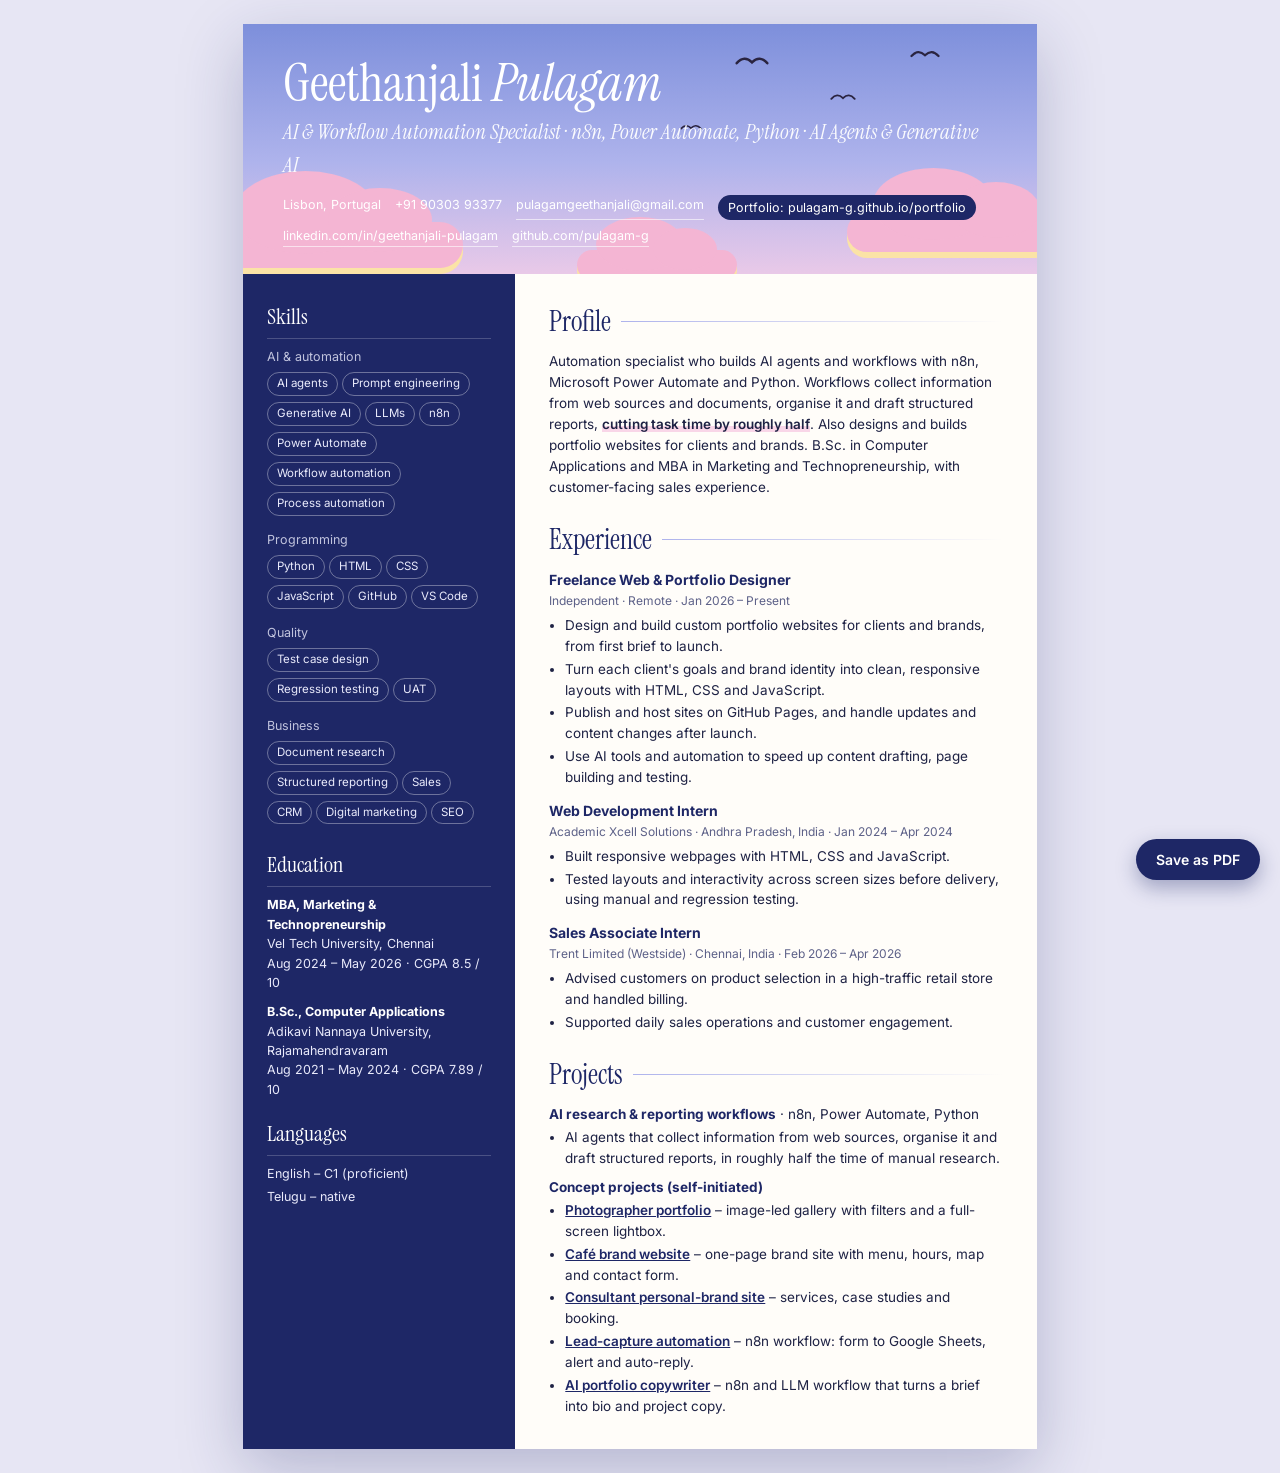
<file: cv/index.html>
<!doctype html>
<html lang="en"><head><meta charset="utf-8"><meta name="viewport" content="width=device-width,initial-scale=1">
<title>Geethanjali Pulagam – CV</title>
<link rel="stylesheet" href="https://fonts.googleapis.com/css2?family=Instrument+Serif:ital@0;1&family=Inter:wght@400;500;600&display=swap">
<style>
:root{--navy:#1E2766;--sky1:#7D8FDB;--sky2:#AEB3EC;--sky3:#E9C9E8;--pink:#F4B5D3;--cream:#FFFDF9;--ink:#1E2244;--soft:#5D6188}
*{box-sizing:border-box;margin:0;padding:0}
body{background:#E7E6F4;font:13.5px/1.55 Inter,sans-serif;color:var(--ink)}
.page{width:210mm;min-height:297mm;margin:24px auto;background:var(--cream);box-shadow:0 20px 60px rgba(30,39,102,.25);overflow:hidden;position:relative}
.sky{position:relative;height:250px;background:linear-gradient(180deg,var(--sky1) 0%,var(--sky2) 55%,var(--sky3) 100%);overflow:hidden;padding:34px 40px;color:#fff}
.sky h1{font-family:"Instrument Serif",serif;font-weight:400;font-size:52px;line-height:1;position:relative;z-index:3}
.sky h1 em{font-style:italic}
.sky .role{font-family:"Instrument Serif",serif;font-style:italic;font-size:21px;margin-top:6px;position:relative;z-index:3;opacity:.95}
.contact{position:relative;z-index:3;margin-top:14px;font-size:12.5px;display:flex;flex-wrap:wrap;gap:6px 14px}
.contact a{color:#fff;text-decoration:none;border-bottom:1px solid rgba(255,255,255,.6)}
.contact .pf{background:var(--navy);padding:3px 10px;border-radius:999px;border:0}
.cloud{position:absolute;background:var(--pink);border-radius:999px;z-index:2;animation:drift 18s ease-in-out infinite alternate}
.cloud:before,.cloud:after{content:"";position:absolute;background:var(--pink);border-radius:50%}
.cloud:before{width:55%;height:180%;left:12%;bottom:30%}
.cloud:after{width:40%;height:140%;right:12%;bottom:35%}
.cloud.c1{width:260px;height:46px;left:-40px;bottom:6px;box-shadow:0 6px 0 #FBE3A6}
.cloud.c2{width:220px;height:40px;right:-30px;bottom:22px;animation-duration:22s;box-shadow:0 6px 0 #FBE3A6}
.cloud.c3{width:160px;height:30px;left:42%;bottom:-6px;animation-duration:26s;box-shadow:0 5px 0 #FBE3A6}
@keyframes drift{to{translate:40px 0}}
.bird{position:absolute;width:34px;z-index:3;animation:fly 9s ease-in-out infinite}
.bird svg{width:100%;overflow:visible}
.bird path{fill:none;stroke:#2A2440;stroke-width:3;stroke-linecap:round;animation:flap .5s ease-in-out infinite alternate;transform-origin:50% 50%}
@keyframes flap{to{transform:scaleY(.4)}}
@keyframes fly{50%{translate:30px -14px}}
.body{display:grid;grid-template-columns:72mm 1fr;gap:0}
.side{background:var(--navy);color:#E9EAFB;padding:26px 24px 30px}
.side h3{font-family:"Instrument Serif",serif;font-weight:400;font-size:22px;color:#fff;margin:18px 0 8px;border-bottom:1px solid rgba(255,255,255,.2);padding-bottom:4px}
.side h3:first-child{margin-top:0}
.side p,.side li{font-size:12.5px}
.side ul{list-style:none}
.side li{margin:3px 0}
.tag{display:inline-block;border:1px solid rgba(255,255,255,.35);border-radius:999px;padding:2px 9px;margin:0 4px 6px 0;font-size:11.5px}
.main{padding:26px 34px 30px}
.main h2{font-family:"Instrument Serif",serif;font-weight:400;font-size:28px;color:var(--navy);margin:20px 0 8px;display:flex;align-items:center;gap:10px}
.main h2:first-child{margin-top:0}
.main h2:after{content:"";flex:1;height:1px;background:linear-gradient(90deg,var(--sky2),transparent)}
.job{margin-bottom:12px}
.job b{font-size:14px;color:var(--navy)}
.job .meta{color:var(--soft);font-size:12px;margin:1px 0 4px}
.job ul,.proj ul{padding-left:16px}
.job li,.proj li{margin:2px 0}
.proj li a{color:var(--navy);font-weight:600}
.hl{background:linear-gradient(transparent 60%,#F9D6E8 0);font-weight:600}
.print{position:fixed;right:20px;bottom:20px;background:var(--navy);color:#fff;border:0;padding:12px 20px;border-radius:999px;font:600 14px Inter,sans-serif;cursor:pointer;box-shadow:0 8px 20px rgba(30,39,102,.35)}
@media print{body{background:none}.page{margin:0;box-shadow:none}.print{display:none}*{animation:none!important}@page{size:A4;margin:0}body{-webkit-print-color-adjust:exact;print-color-adjust:exact}}
@media(max-width:820px){.page{width:100%;margin:0}.body{grid-template-columns:1fr}}
</style></head><body>
<button class="print" onclick="window.print()">Save as PDF</button>
<div class="page">
  <header class="sky">
    <div class="bird" style="left:62%;top:28px"><svg viewBox="0 0 40 16"><path d="M2 12 Q11 2 20 11 Q29 2 38 12"/></svg></div>
    <div class="bird" style="left:74%;top:62px;width:26px;animation-delay:-3s"><svg viewBox="0 0 40 16"><path d="M2 12 Q11 2 20 11 Q29 2 38 12"/></svg></div>
    <div class="bird" style="left:84%;top:20px;width:30px;animation-delay:-5s"><svg viewBox="0 0 40 16"><path d="M2 12 Q11 2 20 11 Q29 2 38 12"/></svg></div>
    <div class="bird" style="left:55%;top:92px;width:22px;animation-delay:-1.5s"><svg viewBox="0 0 40 16"><path d="M2 12 Q11 2 20 11 Q29 2 38 12"/></svg></div>
    <h1>Geethanjali <em>Pulagam</em></h1>
    <div class="role">AI &amp; Workflow Automation Specialist · n8n, Power Automate, Python · AI Agents &amp; Generative AI</div>
    <div class="contact">
      <span>Lisbon, Portugal</span><span>+91 90303 93377</span>
      <a href="mailto:pulagamgeethanjali@gmail.com">pulagamgeethanjali@gmail.com</a>
      <a class="pf" href="https://pulagam-g.github.io/portfolio/">Portfolio: pulagam-g.github.io/portfolio</a>
      <a href="https://www.linkedin.com/in/geethanjali-pulagam">linkedin.com/in/geethanjali-pulagam</a>
      <a href="https://github.com/pulagam-g">github.com/pulagam-g</a>
    </div>
    <div class="cloud c1"></div><div class="cloud c2"></div><div class="cloud c3"></div>
  </header>
  <div class="body">
    <aside class="side">
      <h3>Skills</h3>
      <p style="margin-bottom:6px;opacity:.8">AI &amp; automation</p>
      <span class="tag">AI agents</span><span class="tag">Prompt engineering</span><span class="tag">Generative AI</span><span class="tag">LLMs</span><span class="tag">n8n</span><span class="tag">Power Automate</span><span class="tag">Workflow automation</span><span class="tag">Process automation</span>
      <p style="margin:8px 0 6px;opacity:.8">Programming</p>
      <span class="tag">Python</span><span class="tag">HTML</span><span class="tag">CSS</span><span class="tag">JavaScript</span><span class="tag">GitHub</span><span class="tag">VS Code</span>
      <p style="margin:8px 0 6px;opacity:.8">Quality</p>
      <span class="tag">Test case design</span><span class="tag">Regression testing</span><span class="tag">UAT</span>
      <p style="margin:8px 0 6px;opacity:.8">Business</p>
      <span class="tag">Document research</span><span class="tag">Structured reporting</span><span class="tag">Sales</span><span class="tag">CRM</span><span class="tag">Digital marketing</span><span class="tag">SEO</span>
      <h3>Education</h3>
      <p><b style="color:#fff">MBA, Marketing &amp; Technopreneurship</b><br>Vel Tech University, Chennai<br>Aug 2024 – May 2026 · CGPA 8.5 / 10</p>
      <p style="margin-top:10px"><b style="color:#fff">B.Sc., Computer Applications</b><br>Adikavi Nannaya University, Rajamahendravaram<br>Aug 2021 – May 2024 · CGPA 7.89 / 10</p>
      <h3>Languages</h3>
      <ul><li>English – C1 (proficient)</li><li>Telugu – native</li></ul>
    </aside>
    <main class="main">
      <h2>Profile</h2>
      <p>Automation specialist who builds AI agents and workflows with n8n, Microsoft Power Automate and Python. Workflows collect information from web sources and documents, organise it and draft structured reports, <span class="hl">cutting task time by roughly half</span>. Also designs and builds portfolio websites for clients and brands. B.Sc. in Computer Applications and MBA in Marketing and Technopreneurship, with customer-facing sales experience.</p>
      <h2>Experience</h2>
      <div class="job"><b>Freelance Web &amp; Portfolio Designer</b><div class="meta">Independent · Remote · Jan 2026 – Present</div>
        <ul><li>Design and build custom portfolio websites for clients and brands, from first brief to launch.</li><li>Turn each client's goals and brand identity into clean, responsive layouts with HTML, CSS and JavaScript.</li><li>Publish and host sites on GitHub Pages, and handle updates and content changes after launch.</li><li>Use AI tools and automation to speed up content drafting, page building and testing.</li></ul></div>
      <div class="job"><b>Web Development Intern</b><div class="meta">Academic Xcell Solutions · Andhra Pradesh, India · Jan 2024 – Apr 2024</div>
        <ul><li>Built responsive webpages with HTML, CSS and JavaScript.</li><li>Tested layouts and interactivity across screen sizes before delivery, using manual and regression testing.</li></ul></div>
      <div class="job"><b>Sales Associate Intern</b><div class="meta">Trent Limited (Westside) · Chennai, India · Feb 2026 – Apr 2026</div>
        <ul><li>Advised customers on product selection in a high-traffic retail store and handled billing.</li><li>Supported daily sales operations and customer engagement.</li></ul></div>
      <h2>Projects</h2>
      <div class="proj"><b style="color:var(--navy)">AI research &amp; reporting workflows</b> · n8n, Power Automate, Python
        <ul><li>AI agents that collect information from web sources, organise it and draft structured reports, in roughly half the time of manual research.</li></ul>
        <b style="color:var(--navy);display:block;margin-top:8px">Concept projects (self-initiated)</b>
        <ul>
          <li><a href="https://pulagam-g.github.io/portfolio/projects/photographer/">Photographer portfolio</a> – image-led gallery with filters and a full-screen lightbox.</li>
          <li><a href="https://pulagam-g.github.io/portfolio/projects/cafe/">Café brand website</a> – one-page brand site with menu, hours, map and contact form.</li>
          <li><a href="https://pulagam-g.github.io/portfolio/projects/consultant/">Consultant personal-brand site</a> – services, case studies and booking.</li>
          <li><a href="https://pulagam-g.github.io/portfolio/projects/lead-capture/">Lead-capture automation</a> – n8n workflow: form to Google Sheets, alert and auto-reply.</li>
          <li><a href="https://pulagam-g.github.io/portfolio/projects/ai-copywriter/">AI portfolio copywriter</a> – n8n and LLM workflow that turns a brief into bio and project copy.</li>
        </ul></div>
    </main>
  </div>
</div>
</body></html>
</file>
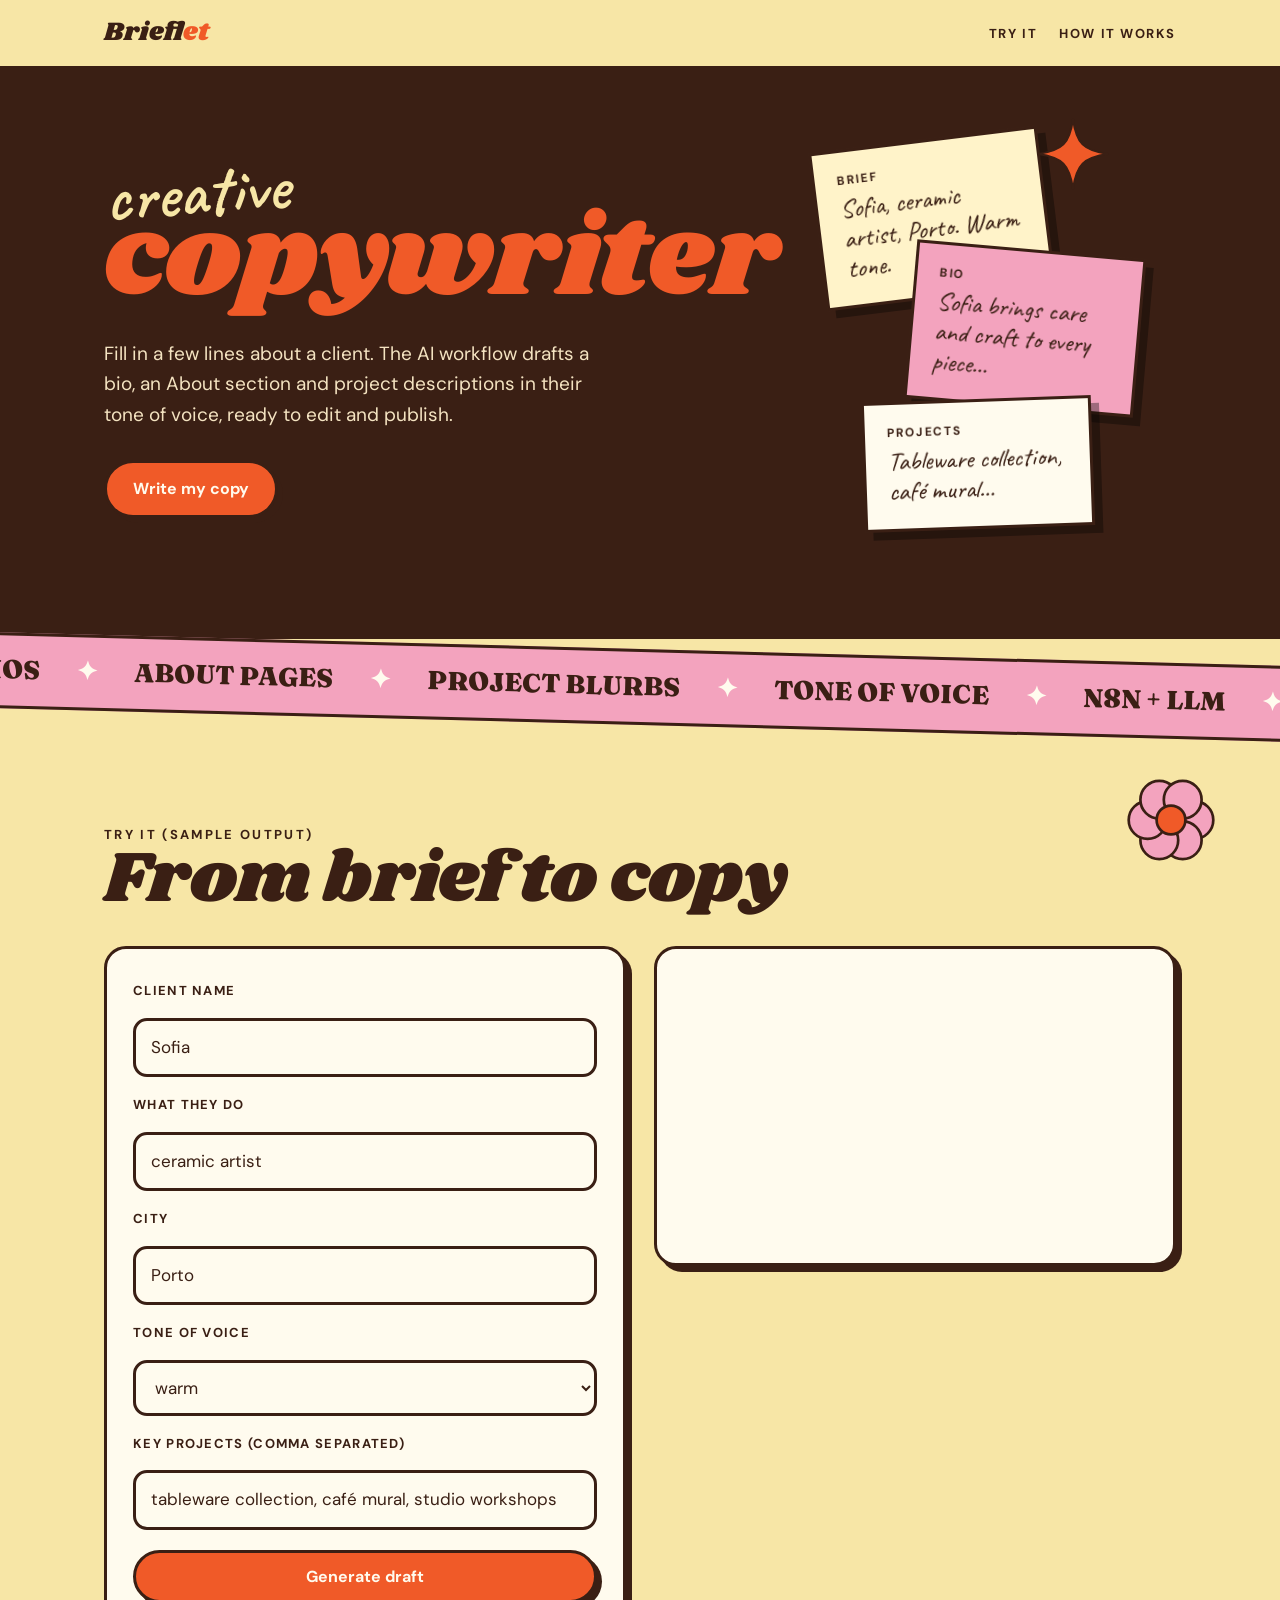
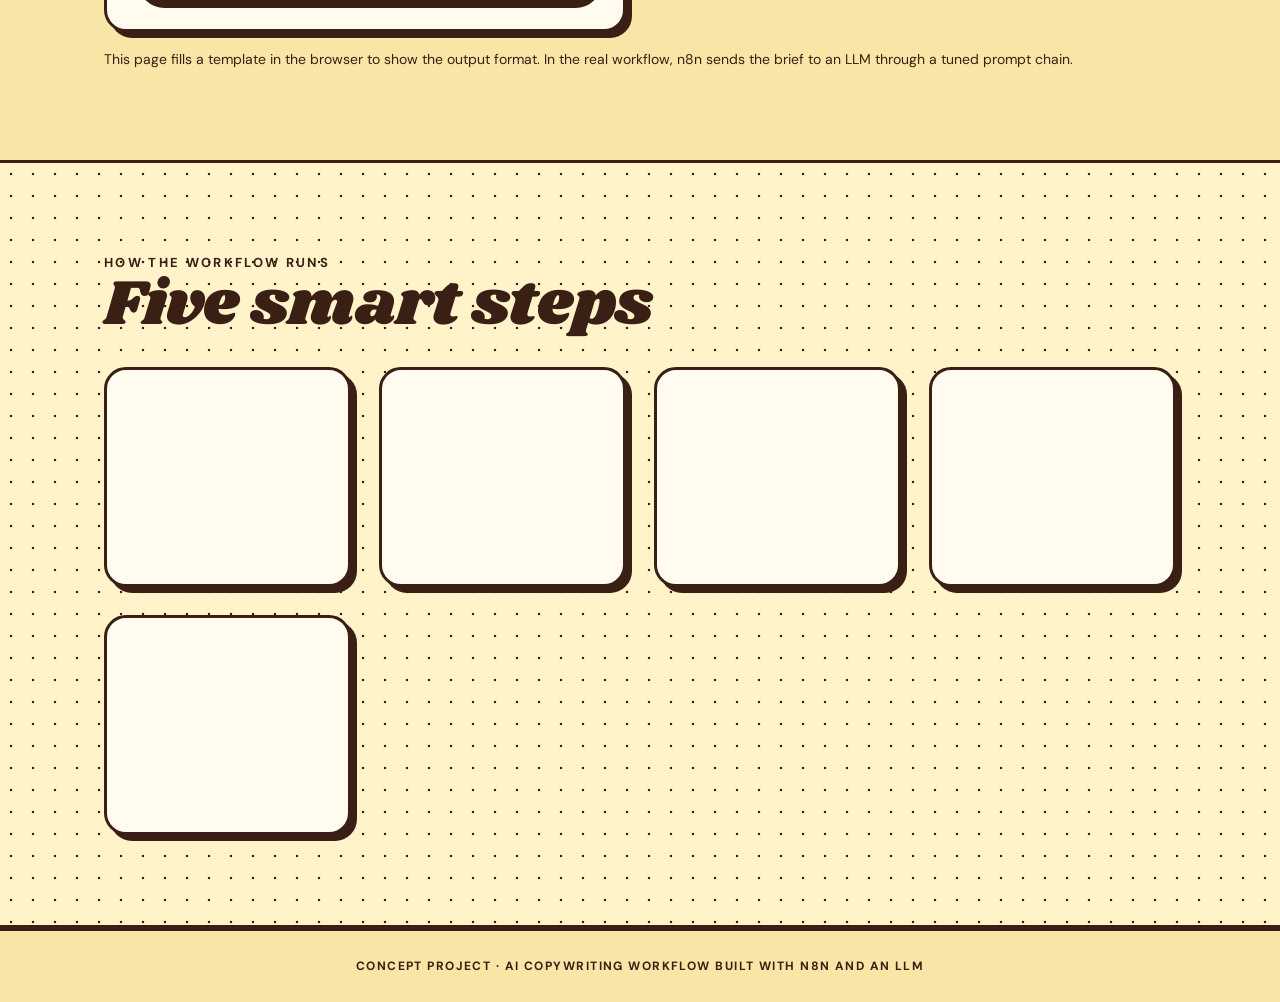
<file: projects/ai-copywriter/index.html>
<!doctype html>
<html lang="en"><head><meta charset="utf-8"><meta name="viewport" content="width=device-width,initial-scale=1">
<title>Brieflet – AI portfolio copywriter</title>
<link rel="stylesheet" href="../retro.css">
<style>
:root{--bg:#F7E6A6;--ink:#3A1F14;--a1:#F05A28;--a2:#F3A3BE;--a3:#FFF3C9;--paper:#FFFBEE}
.hero{background:var(--ink);color:var(--bg);padding:60px 0 110px;overflow:hidden}
.hgrid{display:grid;grid-template-columns:1.1fr .9fr;gap:40px;align-items:center}
.hero .hand{font-size:clamp(44px,6vw,70px);color:var(--bg);display:block;line-height:1;transform:rotate(-4deg)}
.hero h1{font-size:clamp(60px,9vw,120px);color:var(--a1);margin-top:-6px}
.hero p{max-width:500px;margin:22px 0 30px;color:#f4e3c1;font-size:19px}
.hero .btn{background:var(--a1)}
.notes{position:relative;height:400px}
.note{position:absolute;width:230px;padding:22px;border:3px solid var(--ink);background:var(--a3);color:var(--ink);box-shadow:8px 8px 0 rgba(0,0,0,.35);font-family:Caveat,cursive;font-size:26px;line-height:1.15;transform:rotate(var(--rot,-4deg))}
.note b{display:block;font-family:"DM Sans",sans-serif;font-size:12px;letter-spacing:.14em;text-transform:uppercase;margin-bottom:6px}
.two{display:grid;grid-template-columns:1fr 1fr;gap:28px;align-items:start}
label{display:block;font-weight:700;font-size:13px;letter-spacing:.1em;text-transform:uppercase;margin:6px 0 4px}
.out{background:var(--paper);min-height:320px}
.out h3{font-family:Shrikhand,serif;font-weight:400;color:var(--a1);font-size:24px;margin:14px 0 4px}
.out p.typing:after{content:"|";animation:blink 1s steps(1) infinite}
@keyframes blink{50%{opacity:0}}
.steps .card h3{font-family:Fraunces,serif;font-weight:900;font-size:22px;margin:6px 0}
.steps .num{font-family:Shrikhand,serif;font-size:38px;color:var(--a1)}
@media(max-width:820px){.hgrid,.two{grid-template-columns:1fr}.notes{height:330px}.note{width:190px;font-size:22px}}
</style></head><body>
<nav class="top"><div class="wrap"><a class="logo" href="#">Brief<span style="color:var(--a1)">let</span></a><div class="links"><a href="#try">Try it</a><a href="#how">How it works</a></div></div></nav>
<header class="hero"><div class="wrap hgrid">
  <div><span class="hand">creative</span><h1 class="display">copywriter</h1>
  <p>Fill in a few lines about a client. The AI workflow drafts a bio, an About section and project descriptions in their tone of voice, ready to edit and publish.</p>
  <a class="btn" href="#try">Write my copy</a></div>
  <div class="notes">
    <div class="note tilt" style="--rot:-7deg;left:0;top:10px" data-depth="16"><b>Brief</b>Sofia, ceramic artist, Porto. Warm tone.</div>
    <div class="note tilt" style="--rot:5deg;right:0;top:120px;background:var(--a2)" data-depth="-14"><b>Bio</b>Sofia brings care and craft to every piece…</div>
    <div class="note tilt" style="--rot:-2deg;left:14%;bottom:0;background:var(--paper)" data-depth="22"><b>Projects</b>Tableware collection, café mural…</div>
    <div class="sticker" data-sticker="star" data-color="var(--a1)" style="--s:70px;right:10%;top:-10px"></div>
  </div>
</div></header>
<div class="marquee alt" data-marquee="Bios|About pages|Project blurbs|Tone of voice|n8n + LLM"></div>
<section id="try"><div class="wrap">
  <div class="eyebrow">Try it (sample output)</div><h2 class="display" style="font-size:clamp(44px,6vw,72px)">From brief to copy</h2>
  <div class="two" style="margin-top:30px">
    <div class="card reveal"><form id="f">
      <label>Client name</label><input id="cn" value="Sofia" required>
      <label>What they do</label><input id="role" value="ceramic artist" required>
      <label>City</label><input id="city" value="Porto" required>
      <label>Tone of voice</label><select id="tone"><option>warm</option><option>bold</option><option>minimal</option></select>
      <label>Key projects (comma separated)</label><input id="proj" value="tableware collection, café mural, studio workshops">
      <button class="btn" style="margin-top:8px">Generate draft</button></form></div>
    <div class="card out tilt reveal" data-tilt="5" id="out"><div class="eyebrow">Draft output</div><p style="margin-top:12px;opacity:.7">Your draft bio, About section and project descriptions will appear here.</p></div>
  </div>
  <p style="font-size:14px;margin-top:16px">This page fills a template in the browser to show the output format. In the real workflow, n8n sends the brief to an LLM through a tuned prompt chain.</p>
</div><div class="sticker" data-sticker="flower" data-color="var(--a2)" data-color2="var(--a1)" style="--s:90px;top:40px;right:5%" data-depth="20"></div></section>
<section id="how" class="dots" style="border-block:3px solid var(--ink);background-color:var(--a3)"><div class="wrap">
  <div class="eyebrow">How the workflow runs</div><h2 class="display" style="font-size:clamp(40px,6vw,64px)">Five smart steps</h2>
  <div class="grid g3 steps" style="margin-top:30px">
    <div class="card tilt reveal"><div class="num">01</div><h3>Brief form</h3><p>The client fills a short form; n8n receives it.</p></div>
    <div class="card tilt reveal"><div class="num">02</div><h3>Prompt chain</h3><p>Prompts set tone, length and audience.</p></div>
    <div class="card tilt reveal"><div class="num">03</div><h3>LLM drafts</h3><p>Bio, About and project blurbs are written.</p></div>
    <div class="card tilt reveal"><div class="num">04</div><h3>Checks</h3><p>Length, tone and banned-word checks.</p></div>
    <div class="card tilt reveal"><div class="num">05</div><h3>Deliver</h3><p>Drafts land in a Google Doc for review.</p></div>
  </div>
</div></section>
<footer class="foot">Concept project · AI copywriting workflow built with n8n and an LLM</footer>
<script>
var T={warm:["brings care and craft to every piece","Every project starts with a conversation","made with love"],bold:["creates work that stops people in their tracks","Big ideas, sharp execution","built to stand out"],minimal:["makes calm, considered work","Less, but better","quietly crafted"]};
function typeInto(el,txt,done){var i=0;el.classList.add("typing");(function step(){el.textContent=txt.slice(0,i);i+=2;if(i<=txt.length+1){setTimeout(step,14)}else{el.textContent=txt;el.classList.remove("typing");if(done)done()}})()}
document.getElementById("f").onsubmit=function(e){e.preventDefault();
var n=document.getElementById("cn").value,r=document.getElementById("role").value,c=document.getElementById("city").value,t=T[document.getElementById("tone").value],ps=document.getElementById("proj").value.split(",").map(function(s){return s.trim()}).filter(Boolean);
var o=document.getElementById("out");o.innerHTML='<div class="eyebrow">Draft output</div>';
var parts=[["Short bio",n+" is a "+r+" based in "+c+" who "+t[0]+"."],["About",t[1]+". "+n+" works with people and brands who want something personal, from first idea to finished piece. Based in "+c+", open for commissions and collaborations."]];
ps.forEach(function(p,i){parts.push([i===0?"Projects":"",p.charAt(0).toUpperCase()+p.slice(1)+": "+t[2]+", with attention to every detail."])});
var k=0;(function next(){if(k>=parts.length)return;var pr=parts[k++];if(pr[0]){var h=document.createElement("h3");h.textContent=pr[0];o.appendChild(h)}var p=document.createElement("p");o.appendChild(p);typeInto(p,pr[1],next)})()};
</script>
<script src="../retro.js"></script>
</body></html>
</file>
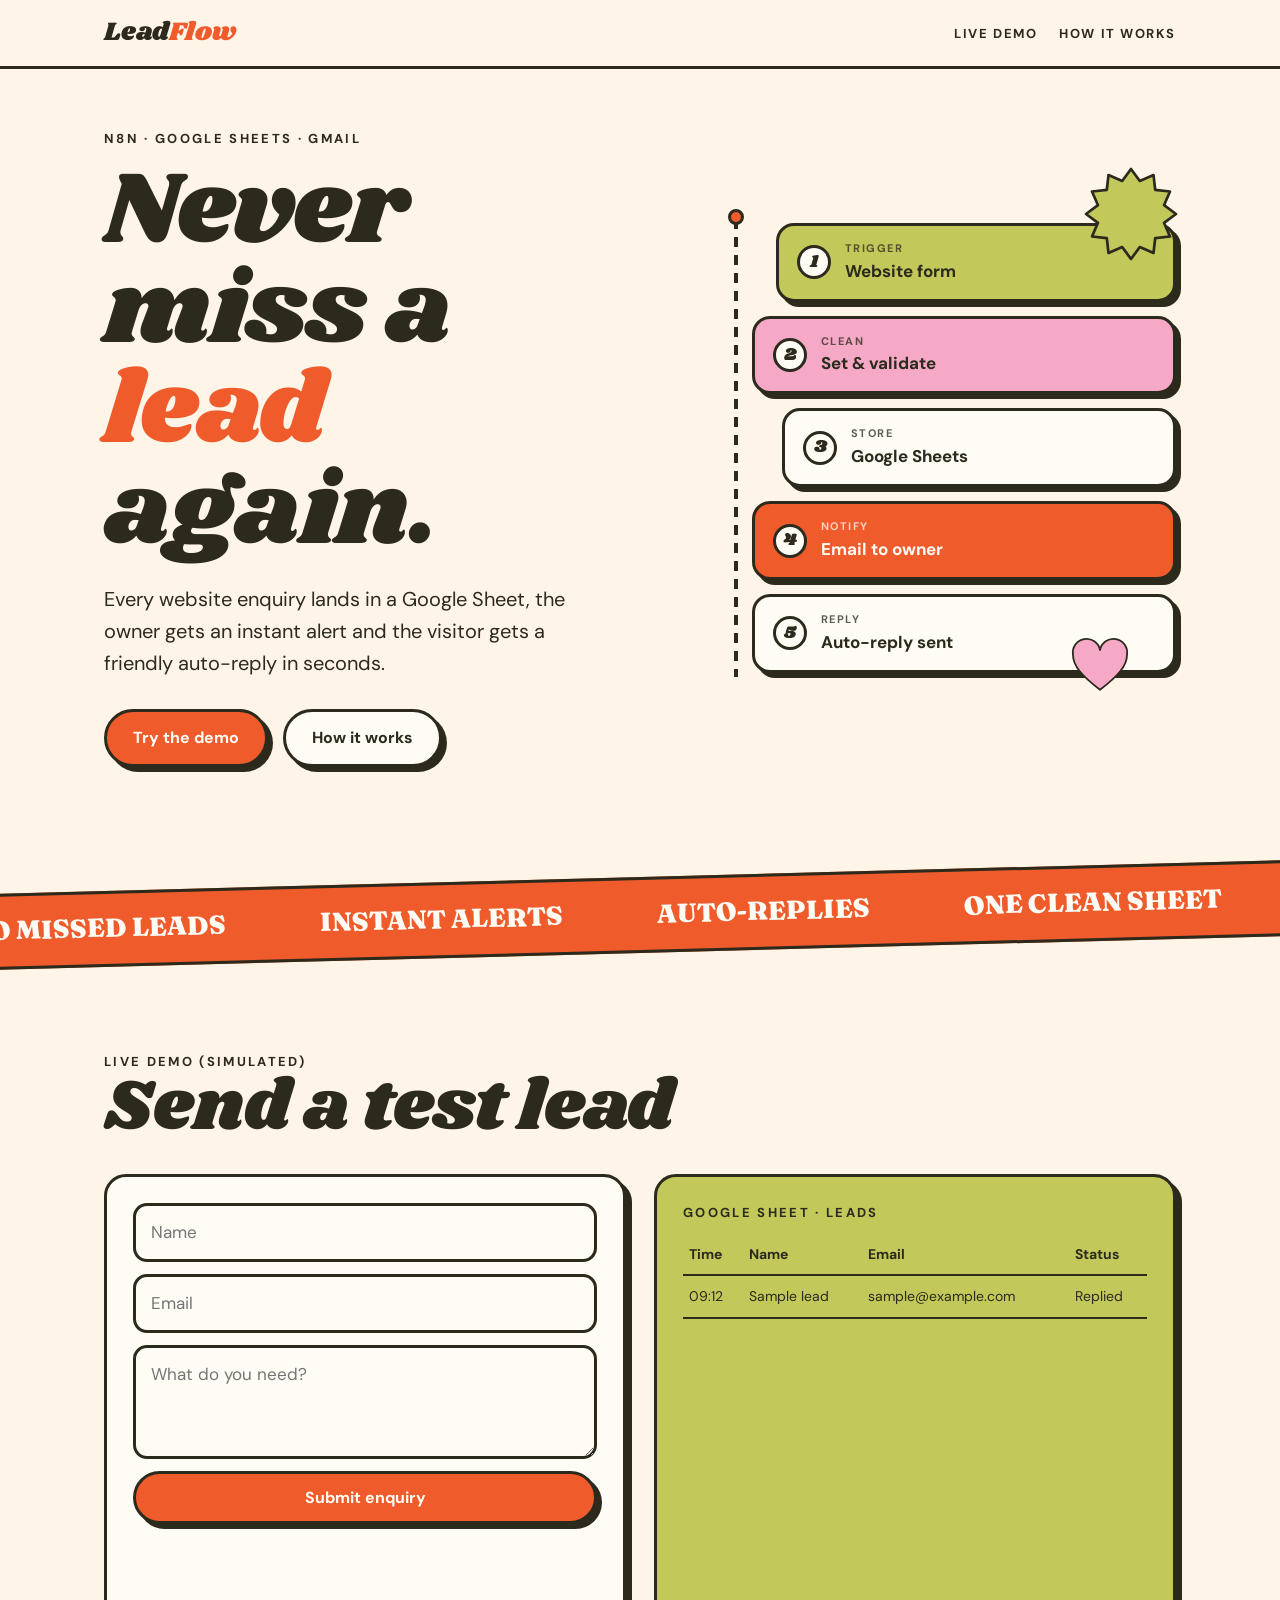
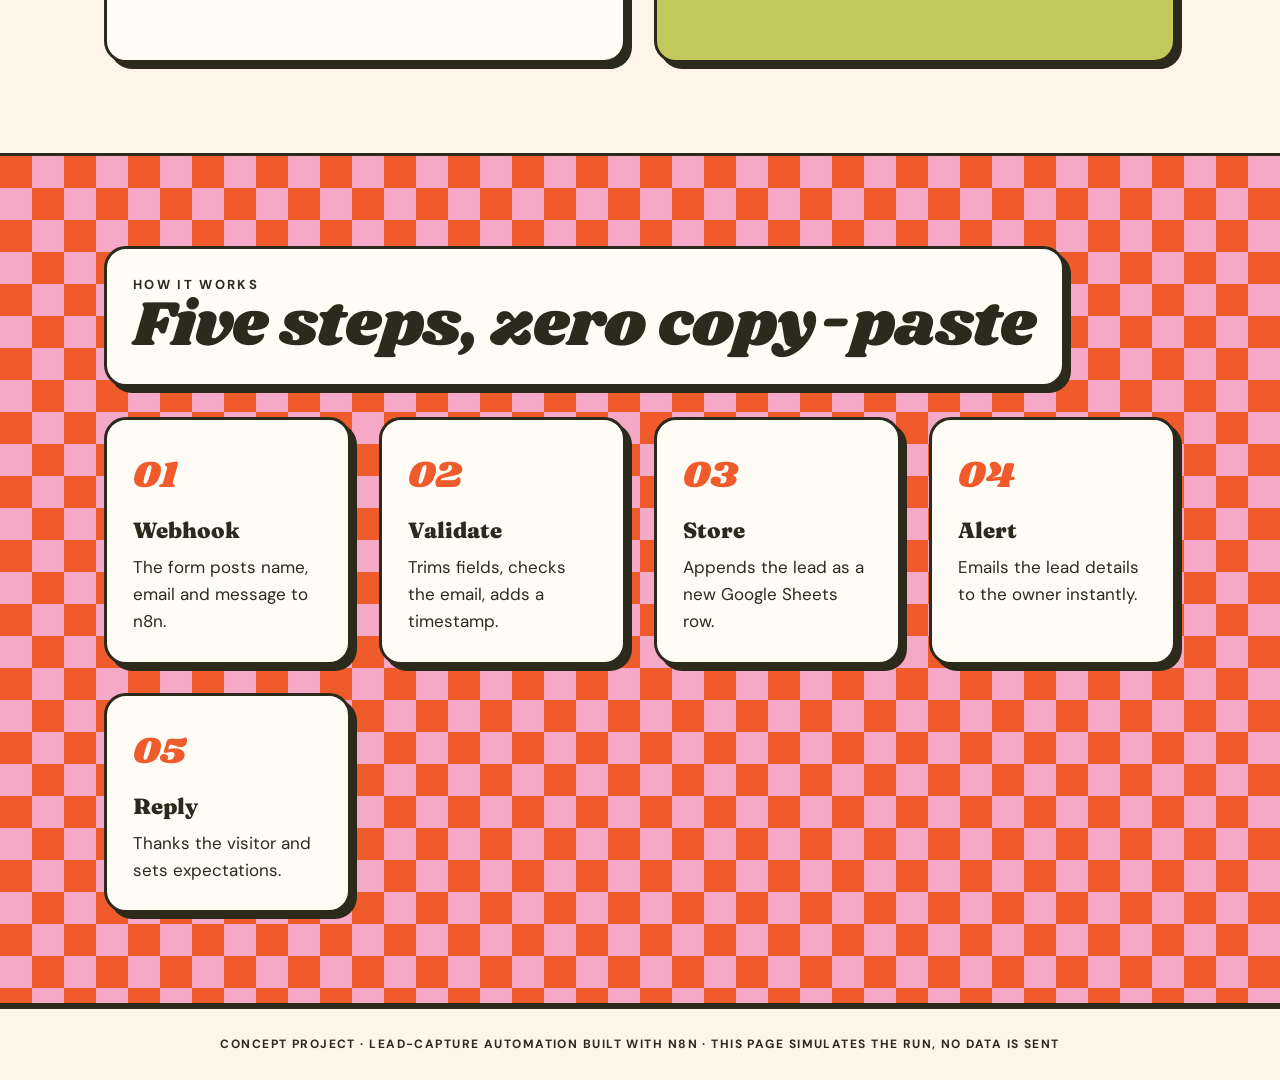
<file: projects/lead-capture/index.html>
<!doctype html>
<html lang="en"><head><meta charset="utf-8"><meta name="viewport" content="width=device-width,initial-scale=1">
<title>LeadFlow – Lead-capture automation</title>
<link rel="stylesheet" href="../retro.css">
<style>
:root{--bg:#FFF4E8;--ink:#2B2A1C;--a1:#EF5B2B;--a2:#F6A9C6;--a3:#C2C85A;--paper:#FFFCF6}
.hero{padding:60px 0 100px;overflow:hidden}
.hgrid{display:grid;grid-template-columns:1.1fr .9fr;gap:40px;align-items:center}
.hero h1{font-size:clamp(54px,8vw,104px)}
.hero h1 span{color:var(--a1)}
.hero p{font-size:20px;max-width:500px;margin:20px 0 30px}
.pipe{position:relative;padding:10px 0 10px 40px}
.pipe:before{content:"";position:absolute;left:22px;top:20px;bottom:20px;width:4px;background:repeating-linear-gradient(var(--ink) 0 10px,transparent 10px 18px);background-size:4px 18px;animation:dash 1s linear infinite}
@keyframes dash{to{background-position:0 18px}}
.dot{position:absolute;left:16px;width:16px;height:16px;border-radius:50%;background:var(--a1);border:3px solid var(--ink);animation:run 4s cubic-bezier(.6,0,.4,1) infinite}
@keyframes run{0%{top:20px}100%{top:calc(100% - 36px)}}
.node{display:flex;align-items:center;gap:14px;margin:14px 0;padding:14px 18px;border:3px solid var(--ink);border-radius:18px;background:var(--paper);box-shadow:5px 5px 0 var(--ink);font-weight:700;animation:pop 4s ease-in-out infinite}
.node:nth-child(2){margin-left:24px;animation-delay:.8s;background:var(--a3)}.node:nth-child(3){animation-delay:1.6s;background:var(--a2)}.node:nth-child(4){margin-left:30px;animation-delay:2.4s}.node:nth-child(5){animation-delay:3.2s;background:var(--a1);color:var(--paper)}
.node small{display:block;font-size:11px;letter-spacing:.14em;text-transform:uppercase;opacity:.75}
.node i{font-style:normal;width:34px;height:34px;border-radius:50%;border:3px solid var(--ink);display:grid;place-items:center;background:var(--paper);color:var(--ink);font-family:Shrikhand,serif}
@keyframes pop{0%,15%,100%{transform:none}7%{transform:translateX(10px) scale(1.04)}}
.two{display:grid;grid-template-columns:1fr 1fr;gap:28px}
table{width:100%;border-collapse:collapse;font-size:14px}
th,td{text-align:left;padding:9px 6px;border-bottom:2px solid var(--ink)}
.log{font-family:ui-monospace,monospace;font-size:14px;margin-top:14px;min-height:96px;white-space:pre-line;font-weight:700;color:#3b6b2a}
.steps .card h3{font-family:Fraunces,serif;font-weight:900;font-size:22px;margin:6px 0}
.steps .num{font-family:Shrikhand,serif;font-size:38px;color:var(--a1)}
@media(max-width:820px){.hgrid,.two{grid-template-columns:1fr}}
</style></head><body>
<nav class="top"><div class="wrap"><a class="logo" href="#">Lead<span style="color:var(--a1)">Flow</span></a><div class="links"><a href="#demo">Live demo</a><a href="#how">How it works</a></div></div></nav>
<header class="hero"><div class="wrap hgrid">
  <div><div class="eyebrow">n8n · Google Sheets · Gmail</div>
  <h1 class="display" style="margin-top:12px">Never miss a <span>lead</span> again.</h1>
  <p>Every website enquiry lands in a Google Sheet, the owner gets an instant alert and the visitor gets a friendly auto-reply in seconds.</p>
  <a class="btn" href="#demo">Try the demo</a> &nbsp; <a class="btn alt" href="#how">How it works</a></div>
  <div style="position:relative">
    <div class="pipe"><span class="dot"></span>
      <div class="node"><i>1</i><div><small>Trigger</small>Website form</div></div>
      <div class="node"><i>2</i><div><small>Clean</small>Set &amp; validate</div></div>
      <div class="node"><i>3</i><div><small>Store</small>Google Sheets</div></div>
      <div class="node"><i>4</i><div><small>Notify</small>Email to owner</div></div>
      <div class="node"><i>5</i><div><small>Reply</small>Auto-reply sent</div></div>
    </div>
    <div class="sticker" data-sticker="burst" data-color="var(--a3)" style="--s:90px;top:-30px;right:0" data-depth="22"></div>
    <div class="sticker nospin" data-sticker="heart" data-color="var(--a2)" style="--s:60px;bottom:0;right:10%;--d:-2s" data-depth="-18"></div>
  </div>
</div></header>
<div class="marquee" style="background:var(--a1);color:var(--paper)" data-marquee="No missed leads|Instant alerts|Auto-replies|One clean sheet|Built with n8n"></div>
<section id="demo"><div class="wrap">
  <div class="eyebrow">Live demo (simulated)</div><h2 class="display" style="font-size:clamp(44px,6vw,72px)">Send a test lead</h2>
  <div class="two" style="margin-top:30px">
    <div class="card tilt reveal" data-tilt="5"><form id="f"><input id="nm" required placeholder="Name"><input id="em" required type="email" placeholder="Email"><textarea rows="3" placeholder="What do you need?"></textarea><button class="btn">Submit enquiry</button></form><div class="log" id="log"></div></div>
    <div class="card tilt reveal" data-tilt="5" style="background:var(--a3)"><div class="eyebrow" style="margin-bottom:10px">Google Sheet · Leads</div><table><thead><tr><th>Time</th><th>Name</th><th>Email</th><th>Status</th></tr></thead><tbody id="tb"><tr><td>09:12</td><td>Sample lead</td><td>sample@example.com</td><td>Replied</td></tr></tbody></table></div>
  </div>
</div></section>
<section id="how" class="checker" style="border-block:3px solid var(--ink)"><div class="wrap">
  <div class="card reveal" style="display:inline-block;margin-bottom:30px"><div class="eyebrow">How it works</div><h2 class="display" style="font-size:clamp(40px,6vw,64px)">Five steps, zero copy-paste</h2></div>
  <div class="grid g3 steps">
    <div class="card tilt reveal"><div class="num">01</div><h3>Webhook</h3><p>The form posts name, email and message to n8n.</p></div>
    <div class="card tilt reveal"><div class="num">02</div><h3>Validate</h3><p>Trims fields, checks the email, adds a timestamp.</p></div>
    <div class="card tilt reveal"><div class="num">03</div><h3>Store</h3><p>Appends the lead as a new Google Sheets row.</p></div>
    <div class="card tilt reveal"><div class="num">04</div><h3>Alert</h3><p>Emails the lead details to the owner instantly.</p></div>
    <div class="card tilt reveal"><div class="num">05</div><h3>Reply</h3><p>Thanks the visitor and sets expectations.</p></div>
  </div>
</div></section>
<footer class="foot">Concept project · lead-capture automation built with n8n · this page simulates the run, no data is sent</footer>
<script>
function pad(n){return (n<10?"0":"")+n}
var NL=String.fromCharCode(10);
document.getElementById("f").onsubmit=function(e){e.preventDefault();
var nm=document.getElementById("nm").value,em=document.getElementById("em").value,log=document.getElementById("log");log.textContent="";
var steps=["Webhook received","Fields validated","Row added to Google Sheets","Alert emailed to owner","Auto-reply sent to "+em];
steps.forEach(function(s,i){setTimeout(function(){log.textContent+="✓ "+s+NL;
if(i===2){var d=new Date(),tr=document.createElement("tr");tr.innerHTML="<td>"+pad(d.getHours())+":"+pad(d.getMinutes())+"</td><td></td><td></td><td>New</td>";tr.children[1].textContent=nm;tr.children[2].textContent=em;document.getElementById("tb").prepend(tr);window.lastRow=tr}
if(i===4&&window.lastRow){window.lastRow.children[3].textContent="Replied ✓"}},550*(i+1))});this.reset()};
</script>
<script src="../retro.js"></script>
</body></html>
</file>
<file: projects/retro.css>
@import url("https://fonts.googleapis.com/css2?family=Shrikhand&family=Fraunces:opsz,wght@9..144,600;9..144,900&family=DM+Sans:wght@400;500;700&family=Caveat:wght@600&display=swap");
/* Retro playful kit: shared styles for the portfolio and concept sites */
:root{--bg:#F6EBD9;--ink:#3B2418;--a1:#E8622C;--a2:#F4A6C0;--a3:#F7DE8A;--paper:#FFFBF3}
*{box-sizing:border-box;margin:0;padding:0}
html{scroll-behavior:smooth}
body{background:var(--bg);color:var(--ink);font:17px/1.6 "DM Sans",sans-serif;overflow-x:hidden}
a{color:inherit}
img{display:block;max-width:100%}
.wrap{max-width:1120px;margin:0 auto;padding:0 24px;position:relative}
.display{font-family:Shrikhand,serif;font-weight:400;line-height:.98;letter-spacing:-.01em}
.serif{font-family:Fraunces,serif;font-weight:900;line-height:1}
.hand{font-family:Caveat,cursive;font-weight:600}
.eyebrow{font-weight:700;font-size:13px;letter-spacing:.18em;text-transform:uppercase}
nav.top{position:sticky;top:0;z-index:20;background:var(--bg);border-bottom:3px solid var(--ink)}
nav.top .wrap{display:flex;justify-content:space-between;align-items:center;height:66px}
nav.top .logo{font-family:Shrikhand,serif;font-size:26px;text-decoration:none}
nav.top .links a{margin-left:22px;text-decoration:none;font-weight:700;font-size:13px;letter-spacing:.12em;text-transform:uppercase}
nav.top .links a:hover{color:var(--a1)}
.btn{display:inline-block;padding:13px 26px;border:3px solid var(--ink);border-radius:999px;background:var(--a1);color:var(--paper);font-weight:700;text-decoration:none;box-shadow:5px 5px 0 var(--ink);transition:transform .15s,box-shadow .15s;cursor:pointer;font-family:inherit;font-size:16px}
.btn:hover{transform:translate(-2px,-2px);box-shadow:7px 7px 0 var(--ink)}
.btn:active{transform:translate(4px,4px);box-shadow:1px 1px 0 var(--ink)}
.btn.alt{background:var(--paper);color:var(--ink)}
.btn.sm{padding:8px 18px;font-size:14px;box-shadow:3px 3px 0 var(--ink)}
.btn.on{background:var(--ink);color:var(--bg)}
section{padding:90px 0;position:relative}
.marquee{background:var(--ink);color:var(--bg);overflow:hidden;border-block:3px solid var(--ink);transform:rotate(-1.5deg);margin:10px -30px;position:relative;z-index:3}
.marquee.alt{background:var(--a2);color:var(--ink);transform:rotate(1.5deg)}
.marquee>div{display:flex;gap:36px;width:max-content;padding:14px 0;animation:mq 24s linear infinite;font-family:Fraunces,serif;font-weight:900;font-size:26px;text-transform:uppercase;white-space:nowrap}
.marquee.alt>div{animation-direction:reverse}
.marquee span.sep{color:var(--a1)}
.marquee.alt span.sep{color:var(--paper)}
@keyframes mq{to{transform:translateX(-50%)}}
.sticker{position:absolute;width:var(--s,70px);height:var(--s,70px);pointer-events:none;z-index:6;animation:float 6s ease-in-out infinite;animation-delay:var(--d,0s)}
.sticker svg{width:100%;height:100%;animation:spin 18s linear infinite;overflow:visible}
.sticker.nospin svg{animation:wobble 3s ease-in-out infinite}
@keyframes float{50%{translate:0 -16px}}
@keyframes spin{to{rotate:360deg}}
@keyframes wobble{50%{rotate:12deg;scale:1.08}}
.blob{border:3px solid var(--ink);overflow:hidden;animation:blob 12s ease-in-out infinite;background:var(--a2);box-shadow:10px 10px 0 var(--ink)}
.blob img{width:100%;height:100%;object-fit:cover}
@keyframes blob{0%,100%{border-radius:58% 42% 55% 45%/48% 60% 40% 52%}33%{border-radius:40% 60% 38% 62%/62% 38% 60% 40%}66%{border-radius:62% 38% 50% 50%/40% 52% 48% 60%}}
.polaroid{background:var(--paper);padding:12px 12px 48px;border:2px solid var(--ink);box-shadow:6px 8px 0 rgba(0,0,0,.18);position:relative;transform:rotate(var(--rot,-3deg));transition:transform .4s cubic-bezier(.2,.8,.2,1.4);display:block;text-decoration:none;color:var(--ink)}
.polaroid:hover{transform:rotate(0) translateY(-10px) scale(1.04);z-index:5}
.polaroid img,.polaroid .ph{aspect-ratio:1/1;width:100%;object-fit:cover;border:2px solid var(--ink)}
.polaroid .cap{position:absolute;left:0;right:0;bottom:8px;text-align:center;font-family:Caveat,cursive;font-size:25px;font-weight:600}
.polaroid:before{content:"";position:absolute;top:-14px;left:50%;width:92px;height:28px;background:rgba(247,222,138,.88);border:1px solid rgba(0,0,0,.12);transform:translateX(-50%) rotate(-4deg);z-index:2}
.card{background:var(--paper);border:3px solid var(--ink);border-radius:22px;padding:26px;box-shadow:6px 6px 0 var(--ink)}
.checker{background-color:var(--a1);background-image:conic-gradient(var(--a2) 25%,transparent 0 50%,var(--a2) 0 75%,transparent 0);background-size:64px 64px}
.dots{background-image:radial-gradient(var(--ink) 1.4px,transparent 1.6px);background-size:22px 22px}
.chip{display:inline-block;padding:8px 16px;border:2px solid var(--ink);border-radius:999px;background:var(--paper);font-weight:700;font-size:14px;margin:0 8px 10px 0;transition:transform .2s,background .2s}
.chip:hover{transform:rotate(-5deg) scale(1.08);background:var(--a3)}
.badge{position:absolute;width:var(--s,140px);height:var(--s,140px);z-index:7}
.badge svg{width:100%;height:100%;animation:spin 16s linear infinite}
.reveal{opacity:0;transform:perspective(900px) translateY(60px) rotateX(22deg);transition:opacity .8s ease,transform 1s cubic-bezier(.2,.8,.2,1)}
.reveal.in{opacity:1;transform:none}
.tilt{transition:transform .2s ease-out;transform-style:preserve-3d;will-change:transform}
.grid{display:grid;gap:28px}
.g2{grid-template-columns:repeat(auto-fit,minmax(300px,1fr))}
.g3{grid-template-columns:repeat(auto-fit,minmax(240px,1fr))}
input,textarea,select{width:100%;font:inherit;padding:13px 15px;border:3px solid var(--ink);border-radius:14px;background:var(--paper);color:var(--ink)}
form{display:grid;gap:12px}
.lb{position:fixed;inset:0;background:rgba(20,12,8,.92);display:none;align-items:center;justify-content:center;z-index:50}
.lb.open{display:flex}.lb img{max-width:90vw;max-height:86vh;border:10px solid var(--paper)}
.lb button{position:absolute;top:16px;right:24px;background:none;border:0;color:#fff;font-size:40px;cursor:pointer}
footer.foot{border-top:3px solid var(--ink);padding:26px 0;text-align:center;font-size:12px;font-weight:700;letter-spacing:.12em;text-transform:uppercase}
@media(max-width:780px){nav.top .links{display:none}section{padding:64px 0}.badge{--s:100px!important}}
@media(prefers-reduced-motion:reduce){*{animation:none!important;transition:none!important}.reveal{opacity:1;transform:none}}
</file>
